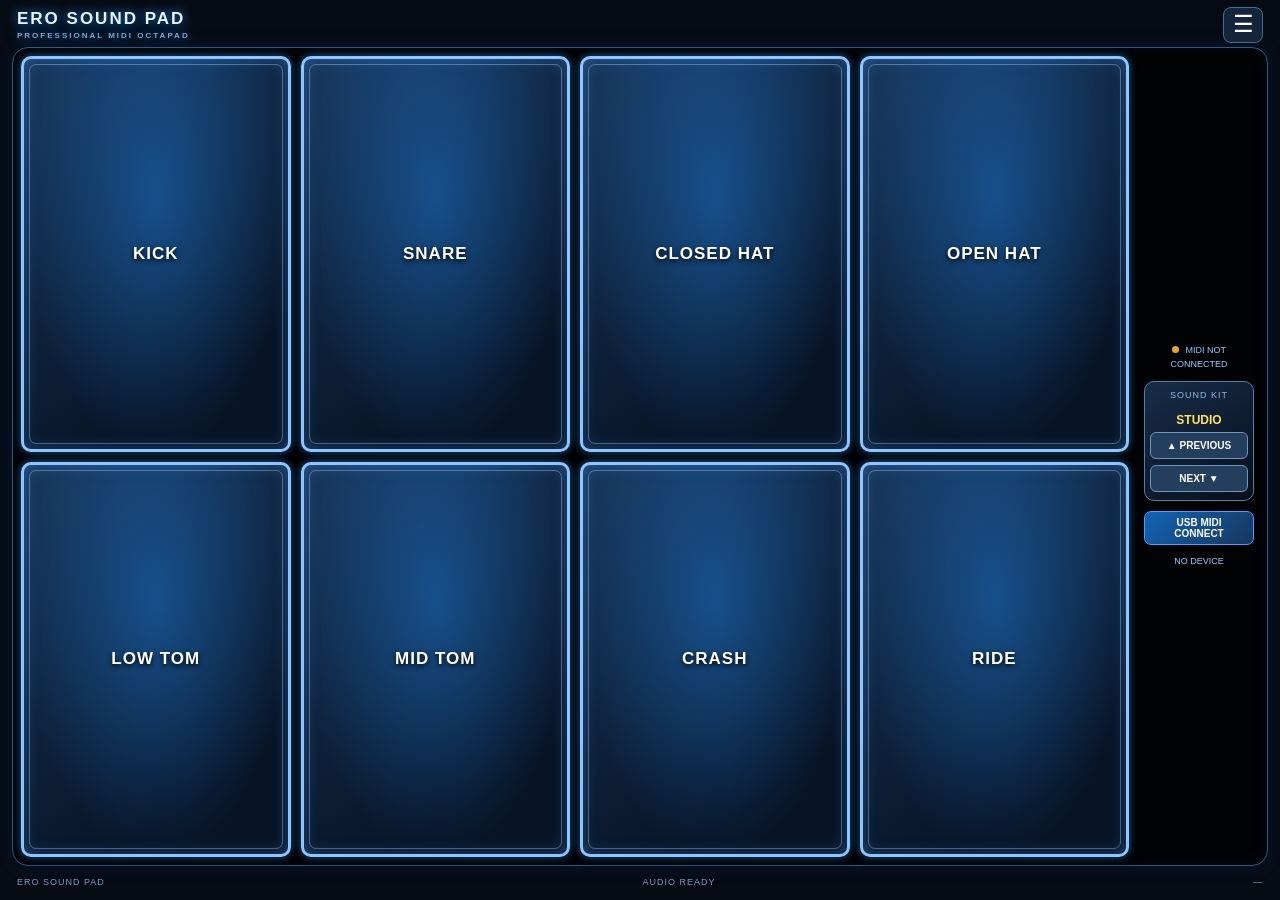
<file: index.html>
<!DOCTYPE html>
<html lang="en">
<head>
<meta charset="UTF-8">
<meta name="viewport" content="width=device-width, initial-scale=1.0, maximum-scale=1.0, user-scalable=no">
<meta name="theme-color" content="#080d18">
<title>ERO SOUND PAD</title>
<link rel="manifest" href="./manifest.json">
<link rel="icon" type="image/png" sizes="192x192" href="./icon-192.png">
<link rel="apple-touch-icon" href="./icon-192.png">
<meta name="mobile-web-app-capable" content="yes">
<meta name="apple-mobile-web-app-capable" content="yes">
<meta name="apple-mobile-web-app-status-bar-style" content="black-translucent">

<style>
:root {
    --pad-border: #8fc5ff;
    --pad-glow: 0.55;
    --pad-radius: 12px;
    --pad-top: #19385e;
    --pad-bottom: #081426;
    --panel-bg: #070b13;
}
* {
    box-sizing: border-box;
    -webkit-tap-highlight-color: transparent;
}

html, body {
    margin: 0;
    width: 100%;
    height: 100%;
    overflow: hidden;
    background: var(--panel-bg);
    color: white;
    font-family: Arial, sans-serif;
    user-select: none;
    -webkit-user-select: none;
}

button {
    font-family: inherit;
    cursor: pointer;
}

#app {
    width: 100%;
    height: 100dvh;
    min-height: 0;
    display: flex;
    flex-direction: column;
    padding: 9px;
    gap: 8px;
    background: var(--panel-bg);
}

/* TOP BAR */
.topbar {
    height: 43px;
    min-height: 43px;
    display: flex;
    align-items: center;
    justify-content: space-between;
    padding: 0 5px;
}

.brand {
    font-size: 17px;
    font-weight: 900;
    letter-spacing: 2px;
    color: #e8f4ff;
    text-shadow: 0 0 12px #168dff;
}

.brand small {
    display: block;
    margin-top: 2px;
    font-size: 8px;
    letter-spacing: 2px;
    color: #7da9d8;
}

.menu-button {
    width: 40px;
    height: 36px;
    border: 1px solid #456b96;
    border-radius: 8px;
    color: white;
    background: #14243b;
    font-size: 23px;
}

/* MAIN AREA */
.main {
    flex: 1;
    min-height: 0;
    display: grid;
    grid-template-columns: minmax(0, 1fr) 112px;
    gap: 10px;
    padding: 9px;
    border: 1px solid #34577c;
    border-radius: 16px;
    background: rgba(0, 0, 0, 0.72);
    box-shadow:
        0 0 20px rgba(0, 110, 255, 0.13),
        inset 0 0 18px rgba(30, 100, 180, 0.08);
}

/* EIGHT PADS */
#padGrid {
    display: grid !important;
    grid-template-columns: repeat(4, minmax(0, 1fr)) !important;
    grid-template-rows: repeat(2, minmax(0, 1fr)) !important;
    gap: 9px !important;
    width: 100%;
    height: 100%;
    min-width: 0;
    min-height: 0;
}

#padGrid [data-pad] {
    position: relative;
    display: flex;
    align-items: center;
    justify-content: center;
    min-width: 0;
    min-height: 0;
    padding: 4px;

    border: 3px solid var(--pad-border) !important;
    border-radius: var(--pad-radius) !important;

    background:
        radial-gradient(ellipse at 50% 35%,
        rgba(28, 117, 205, 0.52),
        transparent 72%),
        linear-gradient(145deg, var(--pad-top), var(--pad-bottom) 80%) !important;

    color: #ffffff !important;
    font-size: clamp(10px, 2.2vw, 17px) !important;
    font-weight: 900 !important;
    letter-spacing: 1px;

    text-shadow: 0 2px 5px #000;
    box-shadow:
        inset 0 0 15px rgba(65, 155, 255, 0.35),
        0 0 8px rgba(65, 155, 255, var(--pad-glow)),
        0 4px 8px rgba(0, 0, 0, 0.7) !important;

    touch-action: none;
    user-select: none;
    -webkit-user-select: none;
    overflow: hidden;
    transition: transform 0.06s, background 0.06s;
}

#padGrid [data-pad]::before {
    content: "";
    position: absolute;
    inset: 5px;
    border: 1px solid rgba(190, 225, 255, 0.35);
    border-radius: 7px;
    pointer-events: none;
}

/* PAD PRESSED EFFECT */
#padGrid [data-pad]:active,
#padGrid [data-pad].active {
    transform: scale(0.96);
    border-color: #ffffff !important;
    background: radial-gradient(circle, #75e4ff, #147bd8 60%, #08264b) !important;
    box-shadow:
        0 0 15px #42caff,
        0 0 30px rgba(40, 160, 255, 0.95),
        inset 0 0 20px rgba(255,255,255,0.5) !important;
}

/* RIGHT CONTROL PANEL */
.side-panel {
    display: flex;
    flex-direction: column;
    align-items: stretch;
    justify-content: center;
    gap: 10px;
    min-width: 0;
    padding: 5px;
}

.connection {
    text-align: center;
    font-size: 9px;
    line-height: 1.5;
    color: #9ccaff;
    overflow-wrap: anywhere;
}

.status-dot {
    display: inline-block;
    width: 7px;
    height: 7px;
    margin-right: 4px;
    border-radius: 50%;
    background: #e7a43c;
}

.status-dot.on {
    background: #27e88c;
    box-shadow: 0 0 8px #27e88c;
}

.kit-box {
    border: 1px solid #547da7;
    border-radius: 10px;
    padding: 8px 5px;
    background: linear-gradient(145deg, #172d48, #080f1c);
    text-align: center;
}

.kit-label {
    font-size: 9px;
    color: #8fb9e7;
    letter-spacing: 1px;
    margin-bottom: 7px;
}

.kit-name {
    min-height: 25px;
    display: flex;
    align-items: center;
    justify-content: center;
    color: #ffe36b;
    font-weight: 900;
    font-size: 12px;
    overflow-wrap: anywhere;
}

.kit-buttons {
    display: flex;
    flex-direction: column;
    gap: 6px;
}

.kit-buttons button {
    height: 27px;
    border: 1px solid #7196bd;
    border-radius: 6px;
    background: #243e5d;
    color: white;
    font-size: 10px;
    font-weight: bold;
}

.kit-buttons button:active {
    background: #1687df;
}

.midi-button {
    height: 34px;
    border: 1px solid #4d9dff;
    border-radius: 7px;
    background: linear-gradient(135deg, #1264b5, #17365c);
    color: white;
    font-size: 10px;
    font-weight: bold;
}

.midi-button:active {
    background: #258de8;
}

/* BOTTOM BAR */
.bottom {
    height: 28px;
    min-height: 28px;
    display: flex;
    align-items: center;
    justify-content: space-between;
    padding: 0 5px;
    color: #7799bd;
    font-size: 9px;
    letter-spacing: 1px;
}

/* MENU PANEL */
#menuPanel {
    position: fixed;
    z-index: 20;
    top: 0;
    right: 0;
    width: min(340px, 88vw);
    height: 100dvh;
    padding: 15px;
    overflow-y: auto;
    background: #0c1727;
    border-left: 1px solid #42658c;
    box-shadow: -10px 0 30px #000b;
    transform: translateX(105%);
    transition: transform 0.2s ease;
}

#menuPanel.open {
    transform: translateX(0);
}

.menu-heading {
    display: flex;
    justify-content: space-between;
    align-items: center;
    margin-bottom: 15px;
    font-weight: bold;
    color: #b9dcff;
}

#closeMenu {
    border: 1px solid #456b96;
    border-radius: 6px;
    padding: 6px 12px;
    color: white;
    background: #1b3553;
}

.menu-section {
    margin: 12px 0;
    padding: 12px;
    border: 1px solid #294b70;
    border-radius: 10px;
    background: #101f33;
}

.menu-section h3 {
    margin: 0 0 10px;
    font-size: 12px;
    color: #80baff;
}

#volume {
    width: 100%;
    accent-color: #269cff;
}

#volumeText {
    font-size: 12px;
    color: #ffe36b;
}

#stop {
    width: 100%;
    height: 34px;
    border: 1px solid #bd5555;
    border-radius: 7px;
    background: #572329;
    color: white;
    font-weight: bold;
}

#mapping {
    display: flex;
    flex-direction: column;
    gap: 7px;
}

.mapping-row {
    display: grid;
    grid-template-columns: 1fr auto;
    gap: 5px;
    align-items: center;
    padding: 8px;
    border-radius: 7px;
    background: #172b43;
    font-size: 10px;
}

.mapping-row span {
    color: #8fc5ff;
}

.mapping-row button {
    grid-column: 1 / -1;
    height: 28px;
    border: 1px solid #4a8cc8;
    border-radius: 6px;
    background: #1d4770;
    color: white;
    font-size: 10px;
}

.mapping-row button.wait {
    background: #805d16;
}

/* TOAST */
#toast {
    position: fixed;
    z-index: 40;
    bottom: 40px;
    left: 50%;
    transform: translateX(-50%);
    max-width: 90vw;
    padding: 10px 16px;
    border: 1px solid #5598d6;
    border-radius: 8px;
    background: #10233a;
    color: white;
    font-size: 12px;
    text-align: center;
    opacity: 0;
    pointer-events: none;
    transition: opacity 0.2s;
}

#toast.show {
    opacity: 1;
}

/* HIDDEN LEGACY SELECT */
#kit {
    display: none !important;
}


.layer-volume-box {
    margin: 8px 0;
    padding: 9px;
    border: 1px solid #355a80;
    border-radius: 8px;
    background: rgba(22,48,76,.55);
}
.layer-volume-box input { width: 100%; }

/* EIGHT-PAD VISUAL EDITOR */
.pad-picker-heading {
    margin: 8px 0;
    color: #8fc5ff;
    font-size: 12px;
    font-weight: 800;
    letter-spacing: 1px;
}
.pad-picker-grid {
    display: grid;
    grid-template-columns: repeat(4, minmax(0, 1fr));
    gap: 7px;
    margin: 8px 0 14px;
}
.pad-pick {
    min-width: 0;
    min-height: 72px;
    padding: 7px 3px;
    border: 2px solid #6798c9;
    border-radius: 9px;
    background: linear-gradient(145deg,#1d4b78,#0b1b30);
    color: #eef7ff;
    display: flex;
    flex-direction: column;
    align-items: center;
    justify-content: center;
    gap: 4px;
    box-shadow: inset 0 0 12px rgba(80,160,255,.12);
}
.pad-pick.selected {
    border-color: #ffe600;
    box-shadow: 0 0 10px rgba(255,230,0,.35), inset 0 0 15px rgba(255,230,0,.10);
}
.pad-pick-number {
    font-size: 10px;
    color: #9bcaff;
}
.pad-pick strong {
    font-size: 11px;
    line-height: 1.15;
    text-align: center;
}
.pad-pick small {
    font-size: 7px;
    color: #a9c9eb;
    letter-spacing: .3px;
}

/* BULK IMPORT AND KIT MANAGER */
#sampleUploadMultiple, #kitNameInput {
    display: block;
    width: 100%;
    max-width: 100%;
    margin: 7px 0;
    padding: 9px;
    border: 1px solid #456b96;
    border-radius: 7px;
    background: #172b43;
    color: white;
    font-size: 12px;
}
#kitManager .sample-actions {
    display: flex;
    gap: 8px;
    margin-top: 8px;
}
#kitManager .sample-actions button {
    flex: 1;
    min-height: 34px;
    border: 1px solid #5685b2;
    border-radius: 7px;
    background: #1d4770;
    color: white;
    font-size: 11px;
    font-weight: bold;
}
#kitManager .wide-action {
    width: 100%;
    min-height: 36px;
    margin: 7px 0;
    border: 1px solid #6d9bc8;
    border-radius: 7px;
    background: #214b70;
    color: white;
    font-weight: bold;
}
#kitManager select {
    width: 100%;
    min-height: 36px;
    padding: 6px;
    border: 1px solid #456b96;
    border-radius: 7px;
    background: #172b43;
    color: white;
}

/* DESIGN SETTINGS CONTROLS */
.design-label {
    display: block;
    margin: 10px 0 5px;
    color: #a9c9eb;
    font-size: 11px;
}
#designSettings input[type="color"] {
    display: block;
    width: 100%;
    height: 34px;
    border: 1px solid #456b96;
    border-radius: 6px;
    background: #101f33;
}
#designSettings select {
    width: 100%;
    min-height: 34px;
    padding: 5px 8px;
    border: 1px solid #456b96;
    border-radius: 6px;
    background: #172b43;
    color: white;
}
.design-value {
    color: #ffe36b;
    font-size: 11px;
}
#resetDesign {
    width: 100%;
    min-height: 36px;
    margin-top: 14px;
    border: 1px solid #7ca8d3;
    border-radius: 7px;
    background: #203e5d;
    color: white;
    font-weight: bold;
}


/* AUDIO ENGINE / SAMPLE EDITOR CONTROLS */
#menuPanel input[type="file"] {
    width: 100%;
    color: #d9eaff;
    font-size: 11px;
    padding: 7px;
    border: 1px solid #456b96;
    border-radius: 6px;
    background: #172b43;
}
#menuPanel select,
#menuPanel input[type="range"] {
    width: 100%;
    accent-color: #269cff;
}
#menuPanel select {
    min-height: 34px;
    padding: 5px 8px;
    border: 1px solid #456b96;
    border-radius: 6px;
    background: #172b43;
    color: #fff;
}
.sample-note {
    margin-top: 8px;
    color: #91b5da;
    font-size: 10px;
    line-height: 1.45;
    overflow-wrap: anywhere;
}
.sample-actions {
    display: grid;
    grid-template-columns: 1fr 1fr;
    gap: 7px;
    margin-top: 8px;
}
.sample-actions button,
.wide-action {
    min-height: 34px;
    padding: 7px;
    border: 1px solid #4d91cb;
    border-radius: 7px;
    background: #1d4770;
    color: white;
    font-size: 10px;
    font-weight: bold;
}
.wide-action {
    width: 100%;
    margin-top: 9px;
}
#assignedSamples {
    padding: 8px;
    margin-top: 8px;
    border-radius: 7px;
    background: #172b43;
    white-space: pre-line;
}

/* LANDSCAPE */
@media (orientation: landscape) {
    #app {
        padding: 7px 12px;
        gap: 5px;
    }

    .topbar {
        height: 35px;
        min-height: 35px;
    }

    .main {
        padding: 8px;
        grid-template-columns: minmax(0, 1fr) 120px;
    }

    #padGrid {
        gap: 10px !important;
    }

    #padGrid [data-pad] {
        border-radius: var(--pad-radius) !important;
    }

    .bottom {
        height: 22px;
        min-height: 22px;
    }
}

/* SMALL LANDSCAPE PHONES */
@media (max-height: 400px) and (orientation: landscape) {
    .topbar {
        height: 29px;
        min-height: 29px;
    }

    .brand {
        font-size: 14px;
    }

    .main {
        padding: 5px;
        gap: 6px;
        grid-template-columns: minmax(0, 1fr) 105px;
    }

    #padGrid {
        gap: 6px !important;
    }

    #padGrid [data-pad] {
        border-width: 2px !important;
        border-radius: 9px !important;
    }

    .side-panel {
        gap: 5px;
    }

    .kit-box {
        padding: 5px 3px;
    }

    .bottom {
        height: 18px;
        min-height: 18px;
    }
}

/* v1.8 COMPACT LANDSCAPE SETTINGS DRAWER (reference-inspired) */
#menuPanel {
  position: fixed !important;
  inset: 0 0 0 auto !important;
  z-index: 9999 !important;
  width: min(900px, 76vw) !important;
  height: 100dvh !important;
  max-height: 100dvh !important;
  overflow-y: auto !important;
  overflow-x: hidden !important;
  padding: 10px 14px 20px !important;
  background: #070d18 !important;
  display: none;
  box-sizing: border-box;
  border-left: 1px solid #42658c;
  box-shadow: -12px 0 32px #000b;
}
#menuPanel.open { display: block !important; }
@media (max-width: 760px) {
  #menuPanel { width: 88vw !important; }
}
#menuPanel .menu-heading {
  position: sticky;
  top: 0;
  z-index: 20;
  display: flex;
  align-items: center;
  justify-content: space-between;
  padding: 8px 4px 12px;
  margin: -12px -16px 12px;
  background: rgba(7,13,24,.97);
  border-bottom: 1px solid #315477;
}
#menuPanel .menu-section {
  width: 100%;
  box-sizing: border-box;
  margin: 0 0 12px;
  padding: 14px;
  border: 1px solid #29496a;
  border-radius: 12px;
  background: linear-gradient(145deg,#101e31,#091321);
}
#menuPanel .menu-section h3 {
  margin: 0 0 12px;
  color: #9dccff;
  font-size: 14px;
  letter-spacing: .8px;
}
#menuPanel .menu-workspace {
  display: grid;
  grid-template-columns: minmax(240px, .85fr) minmax(360px, 1.6fr);
  gap: 12px;
  align-items: start;
}
#menuPanel .menu-workspace > .menu-section { margin-bottom: 0; }
#menuPanel .pad-editor-section { scroll-margin-top: 72px; }
#menuPanel .pad-picker-grid {
  grid-template-columns: repeat(4,minmax(0,1fr));
  gap: 8px;
}
#menuPanel .pad-pick { min-height: 78px; cursor: pointer; }
#menuPanel .pad-pick.selected {
  border-color: #ffe600 !important;
  box-shadow: 0 0 12px rgba(255,230,0,.42), inset 0 0 12px rgba(255,230,0,.12);
}
#menuPanel input, #menuPanel select, #menuPanel button { max-width: 100%; }
#menuPanel .design-label { margin-top: 12px; }
#menuPanel .sample-actions button,
#menuPanel .wide-action { min-height: 40px; }
@media (max-width: 760px) {
  #menuPanel .menu-workspace { grid-template-columns: 1fr; }
}


/* v2.0 BACKING TRACK PLAYER */
#backingTrackSection input[type="range"] { width:100%; accent-color:#269cff; }
#backingTrackAudio { display:none; }
.backing-controls { display:flex; gap:7px; }
.backing-controls button { flex:1; min-width:0; }
.backing-time { display:flex; justify-content:space-between; font-variant-numeric:tabular-nums; }
#backingTrackName { overflow-wrap:anywhere; }



/* v2.1 PREMIUM MENU THEME + HARDWARE-STYLE BUTTON FEEDBACK */
#menuPanel {
  color: #eaf5ff !important;
  background:
    radial-gradient(ellipse at 12% 0%, rgba(24,112,190,.20), transparent 42%),
    linear-gradient(160deg, #09182a 0%, #060d18 62%, #081321 100%) !important;
  border-left: 1px solid #3b79a8 !important;
  box-shadow: -14px 0 38px rgba(0,0,0,.72), inset 1px 0 rgba(125,198,255,.08) !important;
}
#menuPanel .menu-heading {
  color: #d9efff !important;
  text-shadow: 0 0 12px rgba(47,160,255,.35);
  border-bottom-color: #285579 !important;
  background: rgba(7,16,29,.97) !important;
}
#menuPanel .menu-section {
  border-color: #294f70 !important;
  background: linear-gradient(145deg, rgba(18,39,61,.98), rgba(8,20,34,.98)) !important;
  box-shadow: inset 0 1px rgba(170,220,255,.045), 0 5px 14px rgba(0,0,0,.18);
}
#menuPanel .menu-section h3 {
  color: #78c9ff !important;
  text-shadow: 0 0 8px rgba(36,151,255,.18);
}
#menuPanel button,
#app button:not([data-pad]) {
  transition: transform .075s ease, filter .075s ease, box-shadow .075s ease, background-color .075s ease;
  transform: translateY(0) scale(1);
  -webkit-user-select: none;
  user-select: none;
  touch-action: manipulation;
}
#menuPanel button:active,
#app button:not([data-pad]):active {
  transform: translateY(2px) scale(.975);
  filter: brightness(1.28);
  box-shadow: inset 0 3px 7px rgba(0,0,0,.48), 0 0 10px rgba(48,164,255,.22) !important;
}
#menuPanel button {
  border: 1px solid #3979a8;
  border-radius: 8px;
  color: #f2f9ff;
  background: linear-gradient(180deg, #1c4b70, #102b45);
  box-shadow: inset 0 1px rgba(210,240,255,.13), 0 3px 7px rgba(0,0,0,.3);
}
#menuPanel button:focus-visible,
#app button:focus-visible {
  outline: 2px solid #75d5ff;
  outline-offset: 2px;
}
#closeMenu { background: linear-gradient(180deg,#285578,#142f49) !important; }
#menuPanel input, #menuPanel select {
  accent-color: #29aaff;
}
@media (prefers-reduced-motion: reduce) {
  #menuPanel button, #app button { transition: none !important; }
}

</style>
</head>

<body>

<div id="app">

    <header class="topbar">
        <div class="brand">
            ERO SOUND PAD
            <small>PROFESSIONAL MIDI OCTAPAD</small>
        </div>

        <button class="menu-button" id="menuButton" aria-label="Open menu">☰</button>
    </header>

    <main class="main">

        <!-- 8 TOUCH PADS -->
        <section id="padGrid">

            <button class="pad" data-pad="0">KICK</button>
            <button class="pad" data-pad="1">SNARE</button>
            <button class="pad" data-pad="2">CLOSED HAT</button>
            <button class="pad" data-pad="3">OPEN HAT</button>

            <button class="pad" data-pad="4">LOW TOM</button>
            <button class="pad" data-pad="5">MID TOM</button>
            <button class="pad" data-pad="6">CRASH</button>
            <button class="pad" data-pad="7">RIDE</button>

        </section>

        <!-- RIGHT SIDE -->
        <aside class="side-panel">

            <div class="connection">
                <span class="status-dot" id="dot"></span>
                <span id="connection">MIDI NOT CONNECTED</span>
            </div>

            <div class="kit-box">
                <div class="kit-label">SOUND KIT</div>

                <div class="kit-name" id="kitName">STUDIO</div>

                <div class="kit-buttons">
                    <button id="previousKit">▲ PREVIOUS</button>
                    <button id="nextKit">NEXT ▼</button>
                </div>
            </div>

            <button class="midi-button" id="midi">
                USB MIDI CONNECT
            </button>

            <div class="connection" id="midiTag">
                NO DEVICE
            </div>

        </aside>

    </main>

    <footer class="bottom">
        <span>ERO SOUND PAD</span>
        <span id="audio">AUDIO READY</span>
        <span id="rate">—</span>
    </footer>

</div>

<!-- SETTINGS / MENU -->
<div id="menuPanel">

    <div class="menu-heading">
        <span>ERO SOUND PAD · FULL SCREEN WORKSPACE</span>
        <button id="closeMenu">CLOSE ✕</button>
    </div>

    <section class="menu-section">
        <h3>MASTER VOLUME</h3>
        <input type="range" id="volume" min="0" max="100" value="80">
        <div id="volumeText">80%</div>
    </section>


    <section class="menu-section" id="backingTrackSection">
        <h3>BACKING TRACK PLAYER</h3>
        <label class="design-label" for="backingTrackFile">IMPORT SONG FROM PHONE</label>
        <input id="backingTrackFile" type="file" accept="audio/*,.mp3,.wav,.m4a,.aac,.ogg,.flac">
        <div id="backingTrackName" class="sample-note">No song selected. Imported songs are saved on this device.</div>
        <div class="sample-actions backing-controls">
            <button type="button" id="backingPlay">PLAY</button>
            <button type="button" id="backingPause">PAUSE</button>
            <button type="button" id="backingStop">STOP</button>
        </div>
        <label class="design-label" for="backingSeek">SONG POSITION</label>
        <input id="backingSeek" type="range" min="0" max="1000" value="0" step="1">
        <div class="sample-note backing-time"><span id="backingCurrent">00:00</span><span id="backingDuration">00:00</span></div>
        <label class="design-label" for="backingVolume">SONG VOLUME</label>
        <input id="backingVolume" type="range" min="0" max="100" value="70">
        <div id="backingVolumeText" class="design-value">70%</div>
        <div class="sample-note">Song playback continues when this menu is closed. Drum pad volume is controlled separately.</div>
        <audio id="backingTrackAudio" preload="metadata"></audio>
    </section>

    <section class="menu-section">
        <h3>MIDI INPUT & VELOCITY</h3>
        <label class="design-label" for="midiDevice">MIDI Input Device</label>
        <select id="midiDevice"><option value="">Connect MIDI first</option></select>
        <label class="design-label" for="midiChannel">MIDI Channel</label>
        <select id="midiChannel">
            <option value="0">All Channels (Omni)</option>
            <option value="1">Channel 1</option>
            <option value="2">Channel 2</option>
            <option value="3">Channel 3</option>
            <option value="4">Channel 4</option>
            <option value="5">Channel 5</option>
            <option value="6">Channel 6</option>
            <option value="7">Channel 7</option>
            <option value="8">Channel 8</option>
            <option value="9">Channel 9</option>
            <option value="10">Channel 10</option>
            <option value="11">Channel 11</option>
            <option value="12">Channel 12</option>
            <option value="13">Channel 13</option>
            <option value="14">Channel 14</option>
            <option value="15">Channel 15</option>
            <option value="16">Channel 16</option>
        </select>
        <label class="design-label" for="velocityCurve">Velocity Response</label>
        <select id="velocityCurve">
            <option value="linear">Linear</option>
            <option value="soft">Soft</option>
            <option value="hard">Hard</option>
        </select>
        <div id="midiMonitor" class="sample-note">Waiting for MIDI input…</div>
    </section>

    <section class="menu-section">
        <h3>WAV SAMPLE LIBRARY</h3>
        <label class="design-label" for="sampleZipUpload">IMPORT SAMPLE PACK (ZIP)</label>
        <input id="sampleZipUpload" type="file" accept=".zip,application/zip,application/x-zip-compressed">
        <div class="sample-note">Select a ZIP sample pack. Its folder structure and WAV files will be extracted and saved automatically.</div>
        <label class="design-label" for="sampleFolder">BROWSE SAMPLE FOLDERS</label>
        <select id="sampleFolder"><option value="">Select a folder</option></select>
        <label class="design-label" for="sampleLibrary">Saved Samples in Folder</label>
        <select id="sampleLibrary"><option value="">No samples imported</option></select>
        <div class="sample-actions">
            <button type="button" id="previewSample">PREVIEW</button>
            <button type="button" id="deleteSample">DELETE</button>
        </div>
        <div id="sampleStatus" class="sample-note">No sample selected.</div>
    </section>

    <section class="menu-section pad-editor-section">
        <h3 id="padEditorTitle">PAD EDITOR · SELECT A PAD</h3>
        <div class="pad-picker-heading">SELECT A PAD TO EDIT</div>
        <div class="sample-note">Tap one of the eight pads below. The selected pad will be highlighted in yellow.</div>
        <div id="padPicker" class="pad-picker-grid" aria-label="Choose one of eight pads"></div>
        <label class="design-label" for="editPad">Pad selection (list)</label>
        <select id="editPad">
            <option value="0">01 · KICK</option>
            <option value="1">02 · SNARE</option>
            <option value="2">03 · CLOSED HAT</option>
            <option value="3">04 · OPEN HAT</option>
            <option value="4">05 · LOW TOM</option>
            <option value="5">06 · MID TOM</option>
            <option value="6">07 · CRASH</option>
            <option value="7">08 · RIDE</option>
        </select>
        <label class="design-label" for="editLayer">Sample Layer</label>
        <select id="editLayer">
            <option value="A">Layer A</option>
            <option value="B">Layer B</option>
        </select>
        <button type="button" id="assignSample" class="wide-action">ASSIGN SELECTED WAV TO LAYER</button>
        <div id="assignedSamples" class="sample-note">No samples assigned.</div>

        <label class="design-label" for="layerMode">Two-layer playback</label>
        <select id="layerMode">
            <option value="both">Play A + B together</option>
            <option value="velocity">Switch A / B by velocity</option>
        </select>
        <label class="design-label" for="velocitySplit">Velocity split (A below / B at or above)</label>
        <input id="velocitySplit" type="range" min="1" max="127" value="90">
        <div id="velocitySplitValue" class="design-value">90</div>

        <label class="design-label" for="samplePitch">Pitch (semitones)</label>
        <input id="samplePitch" type="range" min="-24" max="24" value="0">
        <div id="samplePitchValue" class="design-value">0 semitones</div>
        <div class="layer-volume-box">
          <label class="design-label" for="sampleVolumeA">LAYER A VOLUME</label>
          <input id="sampleVolumeA" type="range" min="0" max="150" value="100">
          <div id="sampleVolumeAValue" class="design-value">100%</div>
        </div>
        <div class="layer-volume-box">
          <label class="design-label" for="sampleVolumeB">LAYER B VOLUME</label>
          <input id="sampleVolumeB" type="range" min="0" max="150" value="100">
          <div id="sampleVolumeBValue" class="design-value">100%</div>
        </div>
        <label class="design-label" for="samplePan">Pan</label>
        <input id="samplePan" type="range" min="-100" max="100" value="0">
        <div id="samplePanValue" class="design-value">Center</div>
        <button type="button" id="savePadSettings" class="wide-action">SAVE PAD SETTINGS</button>
    </section>

    <section class="menu-section" id="kitManager">
        <h3>MY SOUND KITS</h3>
        <label class="design-label" for="kitNameInput">Kit name</label>
        <input id="kitNameInput" type="text" maxlength="40" placeholder="e.g. My Acoustic Kit">
        <button type="button" id="saveKit" class="wide-action">SAVE CURRENT 8-PAD KIT</button>
        <label class="design-label" for="savedKits">Saved kits on this device</label>
        <select id="savedKits"><option value="">No saved kits yet</option></select>
        <div class="sample-actions">
            <button type="button" id="loadKit">LOAD KIT</button>
            <button type="button" id="deleteKit">DELETE KIT</button>
        </div>
        <div id="kitLibraryStatus" class="sample-note">Save your current eight-pad setup as a named kit.</div>
        <div class="sample-note">A kit stores all eight pads, both sample layers, MIDI note mappings, velocity settings, pitch, volume and pan. Deleting a kit does not delete its original WAV samples.</div>
    </section>

    <section class="menu-section" id="designSettings">
        <h3>PLAY SCREEN DESIGN</h3>

        <label class="design-label" for="designPadColor">Pad colour</label>
        <input type="color" id="designPadColor" value="#19385e">

        <label class="design-label" for="designBorderColor">Pad border colour</label>
        <input type="color" id="designBorderColor" value="#8fc5ff">

        <label class="design-label" for="designGlow">Glow strength</label>
        <input type="range" id="designGlow" min="0" max="100" value="55">
        <div class="design-value" id="designGlowValue">55%</div>

        <label class="design-label" for="designRadius">Pad shape</label>
        <select id="designRadius">
            <option value="4px">Square</option>
            <option value="10px">Soft rounded</option>
            <option value="16px">Rounded</option>
        </select>

        <label class="design-label" for="designBackground">Background</label>
        <select id="designBackground">
            <option value="dark">Dark studio</option>
            <option value="blue">Deep blue</option>
            <option value="black">Pure black</option>
            <option value="forest">Forest green</option>
        </select>

        <button type="button" id="resetDesign">RESET DESIGN</button>
    </section>

    <section class="menu-section">
        <h3>MIDI PAD MAPPING / MIDI LEARN</h3>
        <div id="mapping"></div>
    </section>

</div>

<!-- EXISTING APP.JS COMPATIBILITY -->
<select id="kit">
    <option value="studio">STUDIO</option>
    <option value="electronic">ELECTRONIC</option>
    <option value="world">WORLD</option>
    <option value="sri-lankan">SRI LANKAN</option>
</select>

<div id="toast"></div>

<script src="./sample-store.js"></script>
<script src="./audio-engine.js"></script>
<script src="./app.js"></script>



</body>
</html>
</file>
